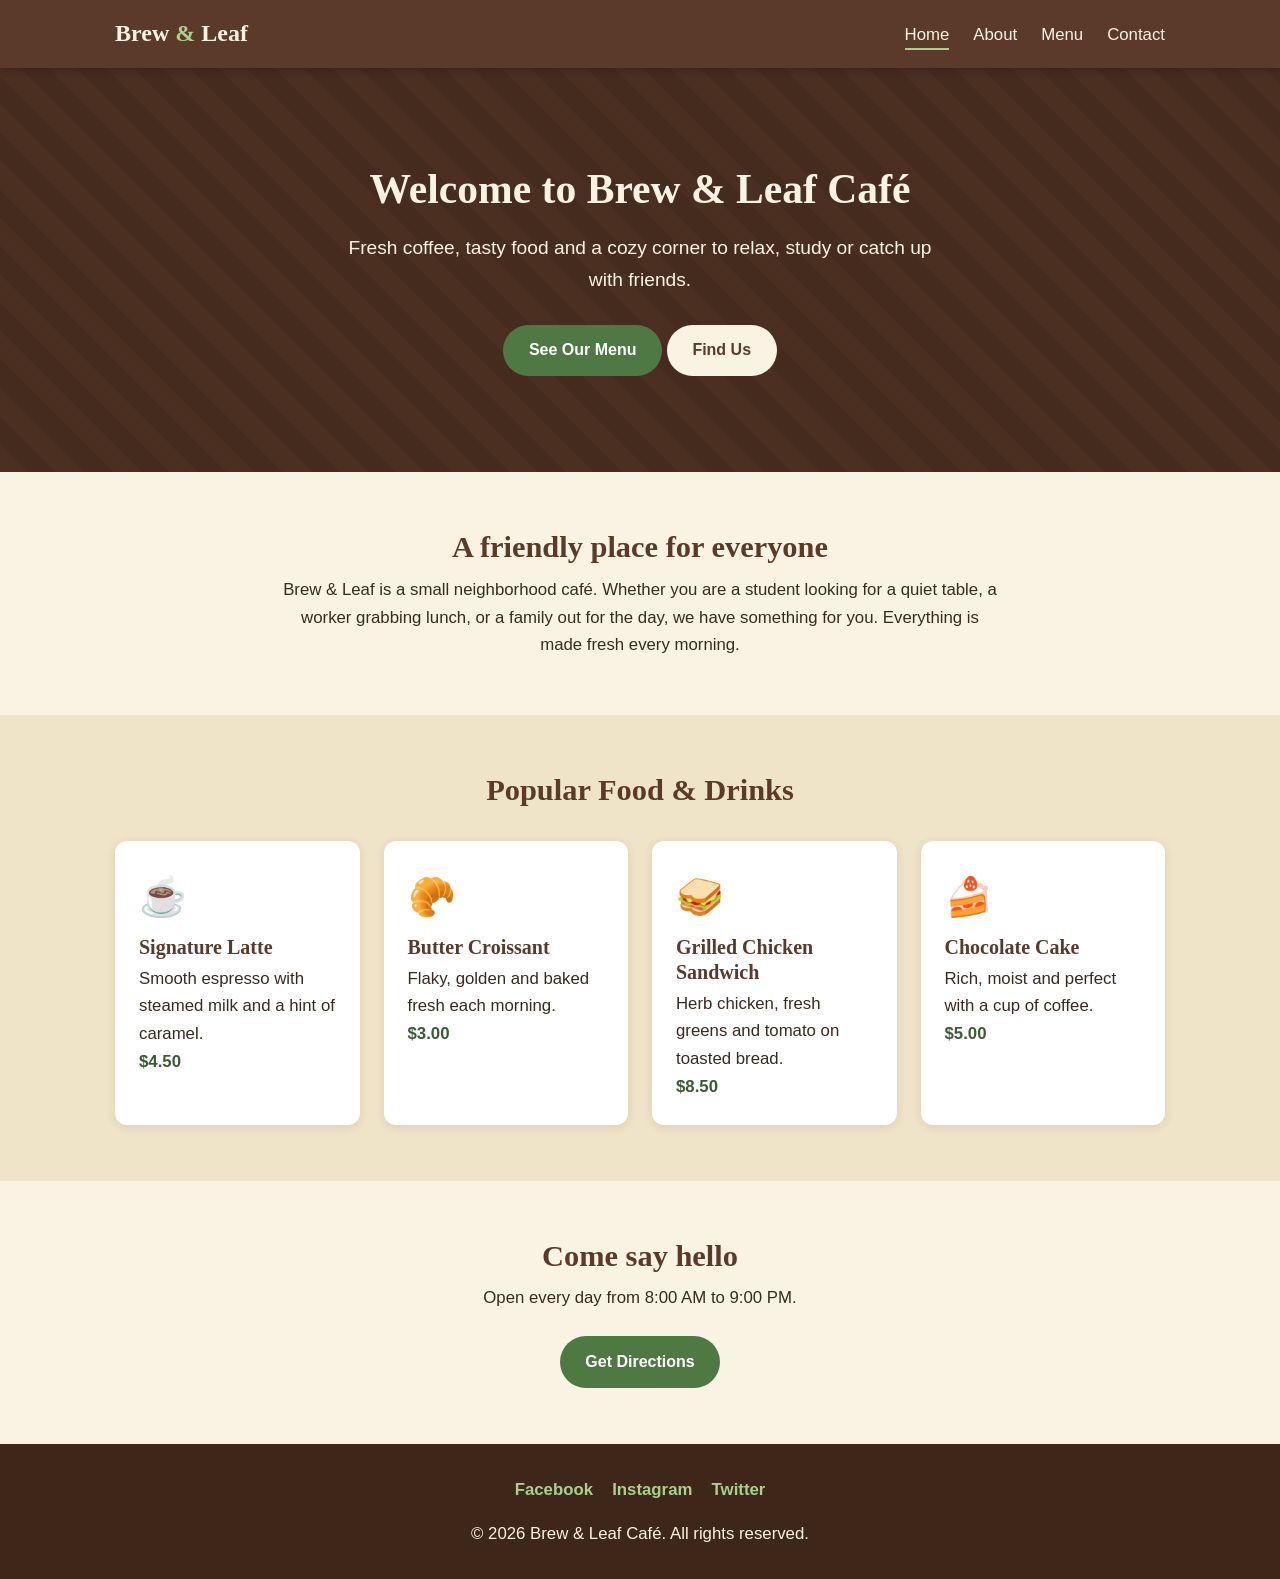
<file: index.html>
<!DOCTYPE html>
<html lang="en">
<head>
  <meta charset="UTF-8">
  <meta name="viewport" content="width=device-width, initial-scale=1.0">
  <title>Brew &amp; Leaf Café | Home</title>
  <meta name="description" content="Brew & Leaf Café - fresh coffee, hearty meals and a warm welcome.">
  <link rel="stylesheet" href="style.css">
</head>
<body>
  <header>
    <div class="container nav">
      <a href="index.html" class="logo">Brew <span>&amp;</span> Leaf</a>
      <button class="menu-toggle" aria-label="Toggle menu" aria-expanded="false">☰</button>
      <ul>
        <li><a href="index.html" class="active">Home</a></li>
        <li><a href="about.html">About</a></li>
        <li><a href="menu.html">Menu</a></li>
        <li><a href="contact.html">Contact</a></li>
      </ul>
    </div>
  </header>

  <main>
    <section class="hero">
      <div class="container">
        <h1>Welcome to Brew &amp; Leaf Café</h1>
        <p>Fresh coffee, tasty food and a cozy corner to relax, study or catch up with friends.</p>
        <a href="menu.html" class="btn">See Our Menu</a>
        <a href="contact.html" class="btn btn-light">Find Us</a>
      </div>
    </section>

    <section>
      <div class="container intro">
        <h2>A friendly place for everyone</h2>
        <p>Brew &amp; Leaf is a small neighborhood café. Whether you are a student looking for a quiet table, a worker grabbing lunch, or a family out for the day, we have something for you. Everything is made fresh every morning.</p>
      </div>
    </section>

    <section class="alt-bg">
      <div class="container">
        <h2 style="text-align:center">Popular Food &amp; Drinks</h2>
        <div class="grid">
          <article class="card">
            <div class="emoji">☕</div>
            <h3>Signature Latte</h3>
            <p>Smooth espresso with steamed milk and a hint of caramel.</p>
            <p class="price">$4.50</p>
          </article>
          <article class="card">
            <div class="emoji">🥐</div>
            <h3>Butter Croissant</h3>
            <p>Flaky, golden and baked fresh each morning.</p>
            <p class="price">$3.00</p>
          </article>
          <article class="card">
            <div class="emoji">🥪</div>
            <h3>Grilled Chicken Sandwich</h3>
            <p>Herb chicken, fresh greens and tomato on toasted bread.</p>
            <p class="price">$8.50</p>
          </article>
          <article class="card">
            <div class="emoji">🍰</div>
            <h3>Chocolate Cake</h3>
            <p>Rich, moist and perfect with a cup of coffee.</p>
            <p class="price">$5.00</p>
          </article>
        </div>
      </div>
    </section>

    <section style="text-align:center">
      <div class="container">
        <h2>Come say hello</h2>
        <p style="margin-bottom:1.5rem">Open every day from 8:00 AM to 9:00 PM.</p>
        <a href="contact.html" class="btn">Get Directions</a>
      </div>
    </section>
  </main>

  <footer>
    <div class="container">
      <div class="social">
        <a href="#" aria-label="Facebook">Facebook</a>
        <a href="#" aria-label="Instagram">Instagram</a>
        <a href="#" aria-label="Twitter">Twitter</a>
      </div>
      <p>&copy; <span id="year">2026</span> Brew &amp; Leaf Café. All rights reserved.</p>
    </div>
  </footer>
  <script src="script.js"></script>
</body>
</html>
</file>
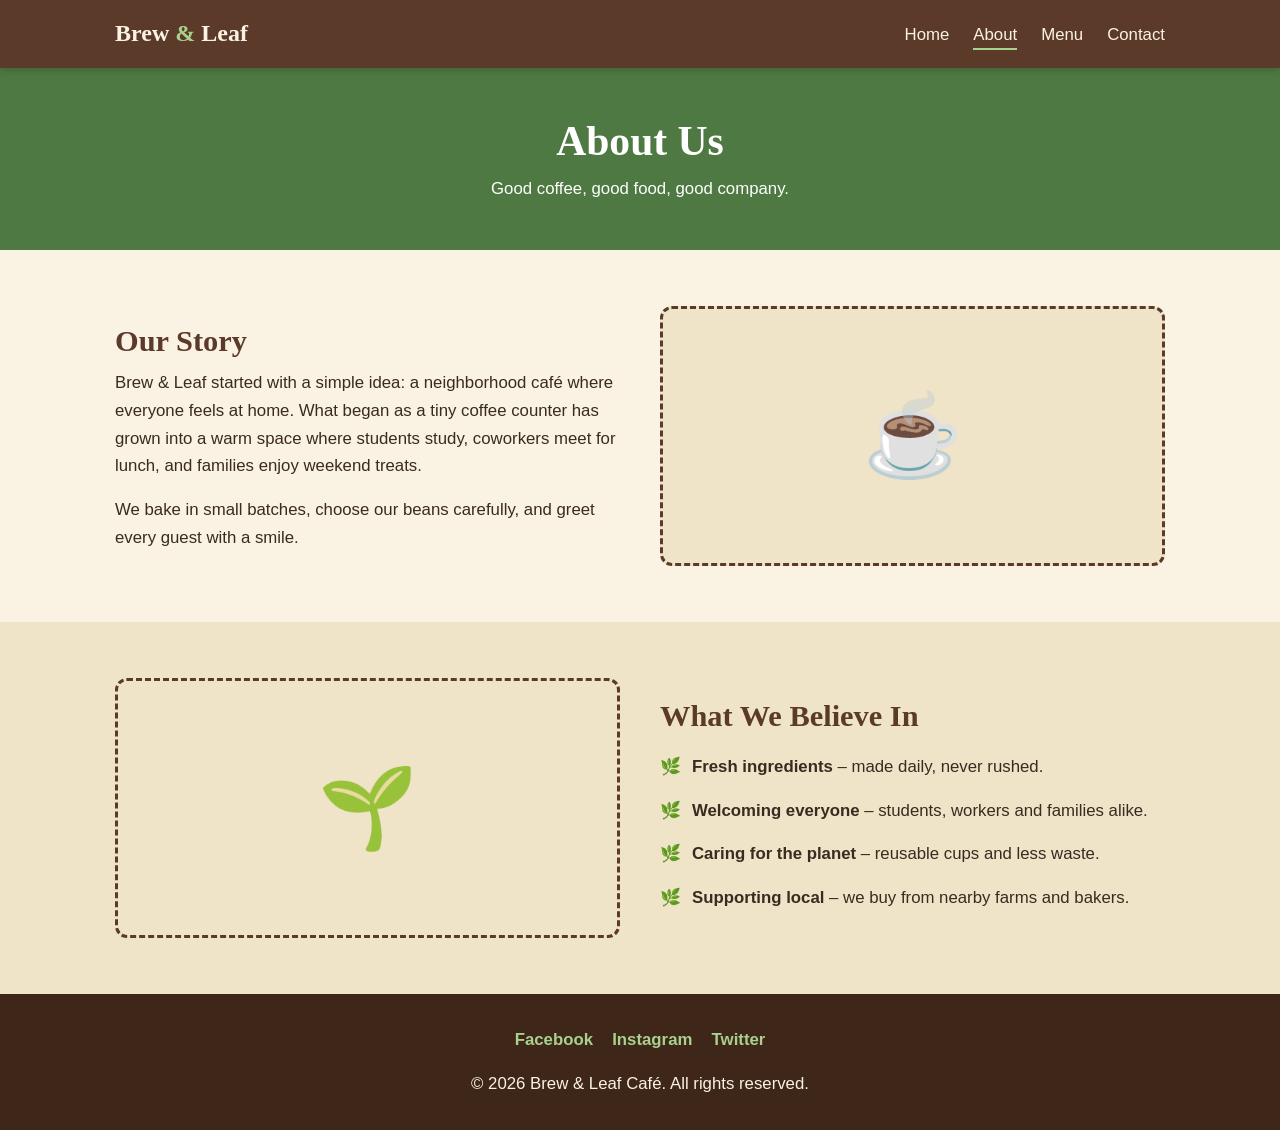
<file: about.html>
<!DOCTYPE html>
<html lang="en">
<head>
  <meta charset="UTF-8">
  <meta name="viewport" content="width=device-width, initial-scale=1.0">
  <title>Brew &amp; Leaf Café | About</title>
  <meta name="description" content="The story and values behind Brew & Leaf Café.">
  <link rel="stylesheet" href="style.css">
</head>
<body>
  <header>
    <div class="container nav">
      <a href="index.html" class="logo">Brew <span>&amp;</span> Leaf</a>
      <button class="menu-toggle" aria-label="Toggle menu" aria-expanded="false">☰</button>
      <ul>
        <li><a href="index.html">Home</a></li>
        <li><a href="about.html" class="active">About</a></li>
        <li><a href="menu.html">Menu</a></li>
        <li><a href="contact.html">Contact</a></li>
      </ul>
    </div>
  </header>

  <main>
    <div class="page-banner">
      <div class="container">
        <h1>About Us</h1>
        <p>Good coffee, good food, good company.</p>
      </div>
    </div>

    <section>
      <div class="container two-col">
        <div>
          <h2>Our Story</h2>
          <p>Brew &amp; Leaf started with a simple idea: a neighborhood café where everyone feels at home. What began as a tiny coffee counter has grown into a warm space where students study, coworkers meet for lunch, and families enjoy weekend treats.</p>
          <p style="margin-top:1rem">We bake in small batches, choose our beans carefully, and greet every guest with a smile.</p>
        </div>
        <div class="placeholder-img" role="img" aria-label="Coffee cup illustration">☕</div>
      </div>
    </section>

    <section class="alt-bg">
      <div class="container two-col">
        <div class="placeholder-img" role="img" aria-label="Leaf illustration">🌱</div>
        <div>
          <h2>What We Believe In</h2>
          <ul class="values">
            <li><strong>Fresh ingredients</strong> – made daily, never rushed.</li>
            <li><strong>Welcoming everyone</strong> – students, workers and families alike.</li>
            <li><strong>Caring for the planet</strong> – reusable cups and less waste.</li>
            <li><strong>Supporting local</strong> – we buy from nearby farms and bakers.</li>
          </ul>
        </div>
      </div>
    </section>
  </main>

  <footer>
    <div class="container">
      <div class="social">
        <a href="#" aria-label="Facebook">Facebook</a>
        <a href="#" aria-label="Instagram">Instagram</a>
        <a href="#" aria-label="Twitter">Twitter</a>
      </div>
      <p>&copy; <span id="year">2026</span> Brew &amp; Leaf Café. All rights reserved.</p>
    </div>
  </footer>
  <script src="script.js"></script>
</body>
</html>
</file>
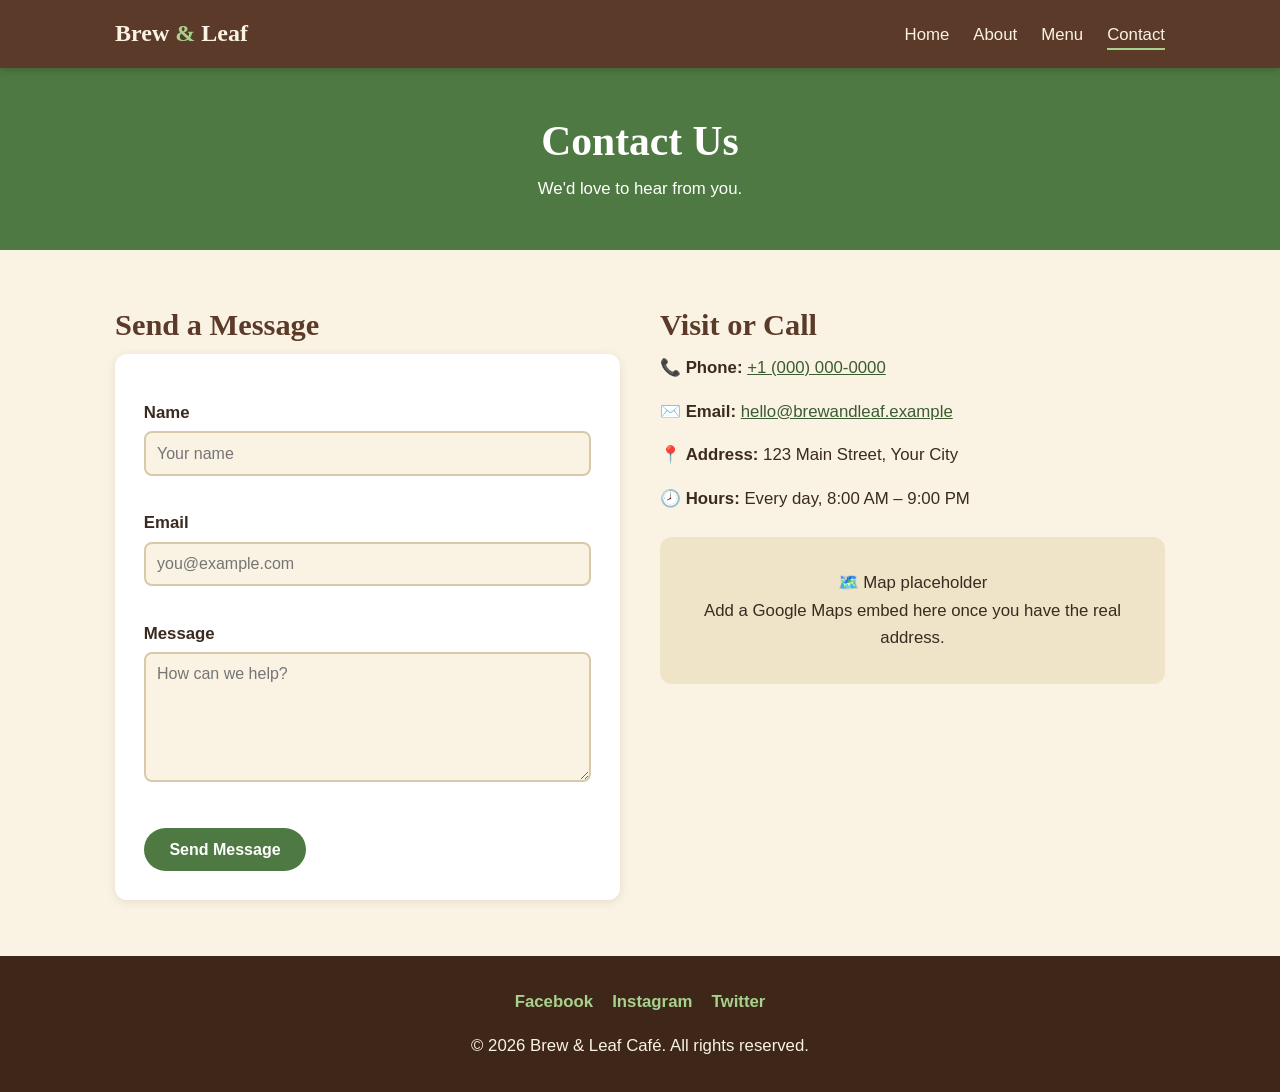
<file: contact.html>
<!DOCTYPE html>
<html lang="en">
<head>
  <meta charset="UTF-8">
  <meta name="viewport" content="width=device-width, initial-scale=1.0">
  <title>Brew &amp; Leaf Café | Contact</title>
  <meta name="description" content="Contact Brew & Leaf Café - phone, email, address and message form.">
  <link rel="stylesheet" href="style.css">
</head>
<body>
  <header>
    <div class="container nav">
      <a href="index.html" class="logo">Brew <span>&amp;</span> Leaf</a>
      <button class="menu-toggle" aria-label="Toggle menu" aria-expanded="false">☰</button>
      <ul>
        <li><a href="index.html">Home</a></li>
        <li><a href="about.html">About</a></li>
        <li><a href="menu.html">Menu</a></li>
        <li><a href="contact.html" class="active">Contact</a></li>
      </ul>
    </div>
  </header>

  <main>
    <div class="page-banner">
      <div class="container">
        <h1>Contact Us</h1>
        <p>We'd love to hear from you.</p>
      </div>
    </div>

    <section>
      <div class="container two-col" style="align-items:start">
        <div>
          <h2>Send a Message</h2>
          <form id="contact-form" novalidate>
            <label for="name">Name</label>
            <input type="text" id="name" name="name" placeholder="Your name">
            <div class="error" id="name-error"></div>

            <label for="email">Email</label>
            <input type="email" id="email" name="email" placeholder="you@example.com">
            <div class="error" id="email-error"></div>

            <label for="message">Message</label>
            <textarea id="message" name="message" placeholder="How can we help?"></textarea>
            <div class="error" id="message-error"></div>

            <button type="submit" class="btn">Send Message</button>
            <div class="success" id="success">Thank you! Your message has been sent. We'll reply soon.</div>
          </form>
        </div>

        <div>
          <h2>Visit or Call</h2>
          <ul class="info-list">
            <li>📞 <strong>Phone:</strong> <a href="tel:+10000000000">+1 (000) 000-0000</a></li>
            <li>✉️ <strong>Email:</strong> <a href="mailto:hello@brewandleaf.example">hello@brewandleaf.example</a></li>
            <li>📍 <strong>Address:</strong> 123 Main Street, Your City</li>
            <li>🕗 <strong>Hours:</strong> Every day, 8:00 AM – 9:00 PM</li>
          </ul>
          <div class="map-box">
            <p>🗺️ Map placeholder</p>
            <p>Add a Google Maps embed here once you have the real address.</p>
          </div>
        </div>
      </div>
    </section>
  </main>

  <footer>
    <div class="container">
      <div class="social">
        <a href="#" aria-label="Facebook">Facebook</a>
        <a href="#" aria-label="Instagram">Instagram</a>
        <a href="#" aria-label="Twitter">Twitter</a>
      </div>
      <p>&copy; <span id="year">2026</span> Brew &amp; Leaf Café. All rights reserved.</p>
    </div>
  </footer>
  <script src="script.js"></script>
</body>
</html>
</file>
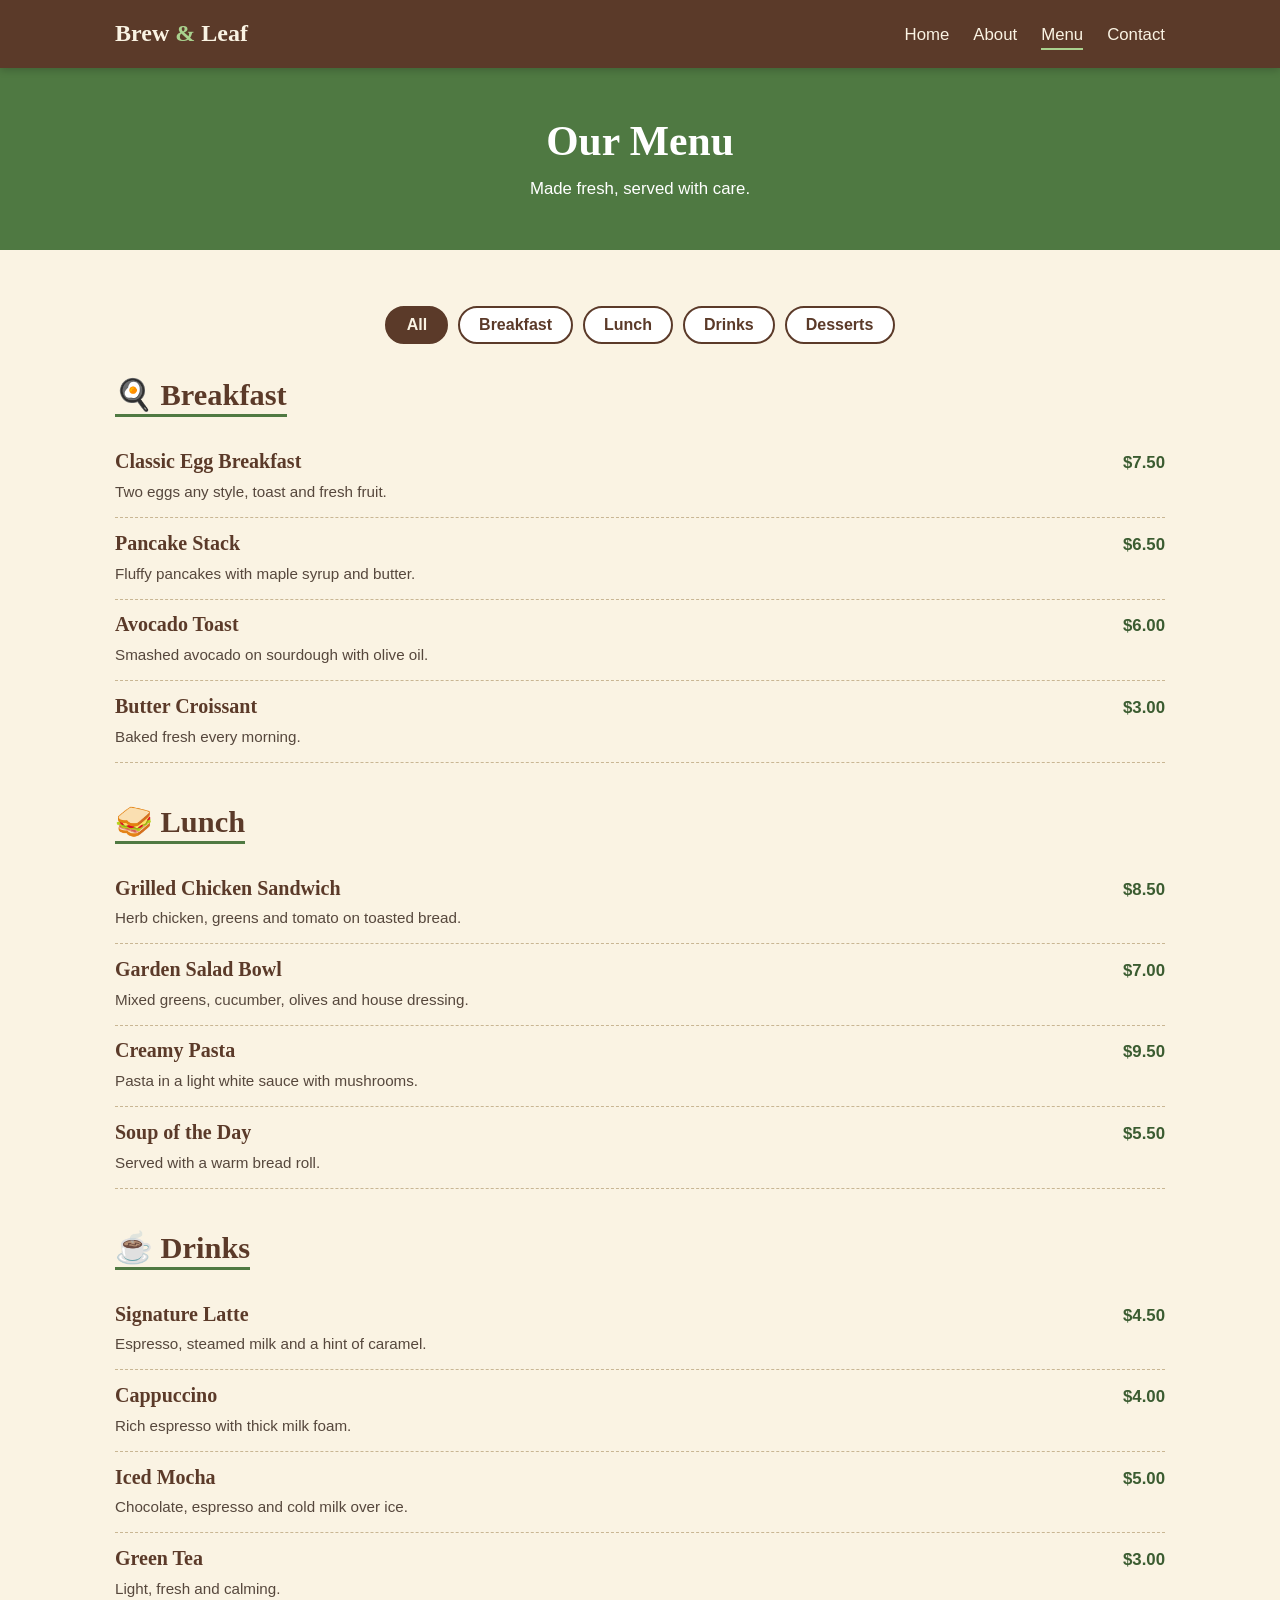
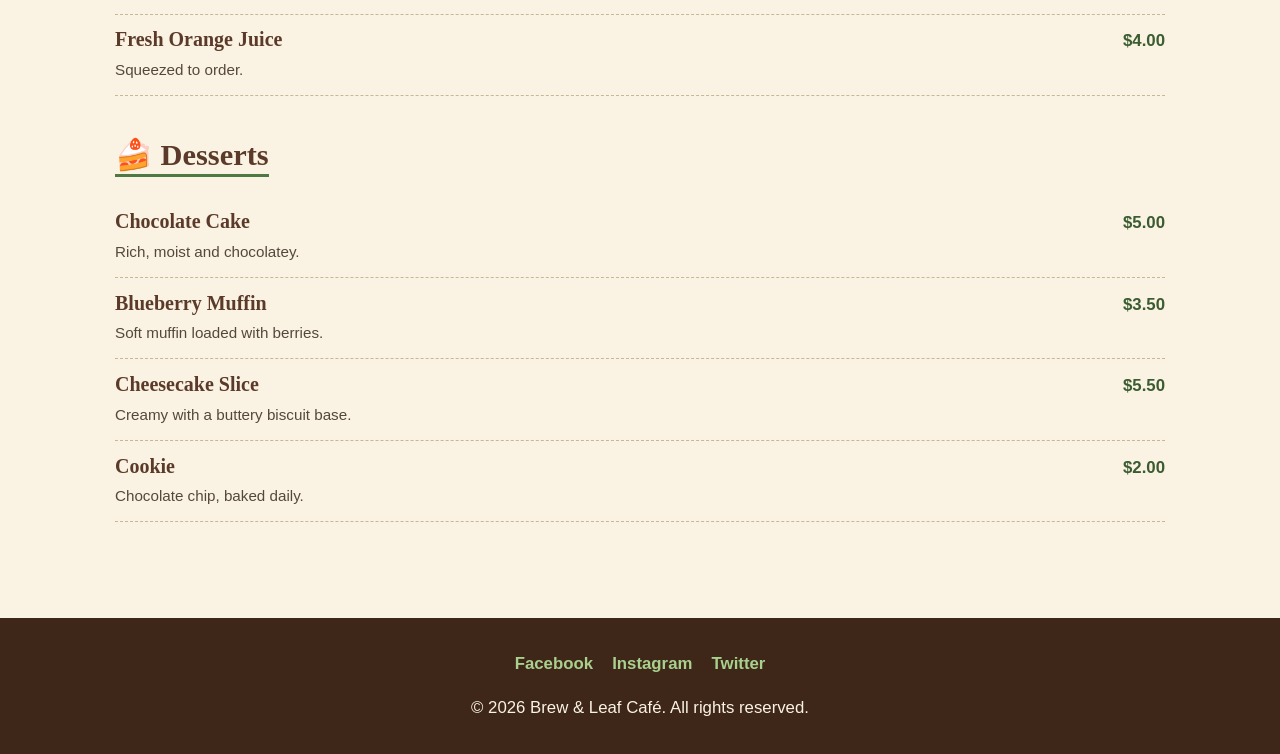
<file: menu.html>
<!DOCTYPE html>
<html lang="en">
<head>
  <meta charset="UTF-8">
  <meta name="viewport" content="width=device-width, initial-scale=1.0">
  <title>Brew &amp; Leaf Café | Menu</title>
  <meta name="description" content="Breakfast, lunch, drinks and desserts at Brew & Leaf Café.">
  <link rel="stylesheet" href="style.css">
</head>
<body>
  <header>
    <div class="container nav">
      <a href="index.html" class="logo">Brew <span>&amp;</span> Leaf</a>
      <button class="menu-toggle" aria-label="Toggle menu" aria-expanded="false">☰</button>
      <ul>
        <li><a href="index.html">Home</a></li>
        <li><a href="about.html">About</a></li>
        <li><a href="menu.html" class="active">Menu</a></li>
        <li><a href="contact.html">Contact</a></li>
      </ul>
    </div>
  </header>

  <main>
    <div class="page-banner">
      <div class="container">
        <h1>Our Menu</h1>
        <p>Made fresh, served with care.</p>
      </div>
    </div>

    <section>
      <div class="container">
        <div class="tabs">
          <button class="tab active" data-filter="all">All</button>
          <button class="tab" data-filter="breakfast">Breakfast</button>
          <button class="tab" data-filter="lunch">Lunch</button>
          <button class="tab" data-filter="drinks">Drinks</button>
          <button class="tab" data-filter="desserts">Desserts</button>
        </div>

        <div class="menu-section" data-category="breakfast">
          <h2>🍳 Breakfast</h2>
          <div class="menu-item"><div><h3>Classic Egg Breakfast</h3><p>Two eggs any style, toast and fresh fruit.</p></div><span class="price">$7.50</span></div>
          <div class="menu-item"><div><h3>Pancake Stack</h3><p>Fluffy pancakes with maple syrup and butter.</p></div><span class="price">$6.50</span></div>
          <div class="menu-item"><div><h3>Avocado Toast</h3><p>Smashed avocado on sourdough with olive oil.</p></div><span class="price">$6.00</span></div>
          <div class="menu-item"><div><h3>Butter Croissant</h3><p>Baked fresh every morning.</p></div><span class="price">$3.00</span></div>
        </div>

        <div class="menu-section" data-category="lunch">
          <h2>🥪 Lunch</h2>
          <div class="menu-item"><div><h3>Grilled Chicken Sandwich</h3><p>Herb chicken, greens and tomato on toasted bread.</p></div><span class="price">$8.50</span></div>
          <div class="menu-item"><div><h3>Garden Salad Bowl</h3><p>Mixed greens, cucumber, olives and house dressing.</p></div><span class="price">$7.00</span></div>
          <div class="menu-item"><div><h3>Creamy Pasta</h3><p>Pasta in a light white sauce with mushrooms.</p></div><span class="price">$9.50</span></div>
          <div class="menu-item"><div><h3>Soup of the Day</h3><p>Served with a warm bread roll.</p></div><span class="price">$5.50</span></div>
        </div>

        <div class="menu-section" data-category="drinks">
          <h2>☕ Drinks</h2>
          <div class="menu-item"><div><h3>Signature Latte</h3><p>Espresso, steamed milk and a hint of caramel.</p></div><span class="price">$4.50</span></div>
          <div class="menu-item"><div><h3>Cappuccino</h3><p>Rich espresso with thick milk foam.</p></div><span class="price">$4.00</span></div>
          <div class="menu-item"><div><h3>Iced Mocha</h3><p>Chocolate, espresso and cold milk over ice.</p></div><span class="price">$5.00</span></div>
          <div class="menu-item"><div><h3>Green Tea</h3><p>Light, fresh and calming.</p></div><span class="price">$3.00</span></div>
          <div class="menu-item"><div><h3>Fresh Orange Juice</h3><p>Squeezed to order.</p></div><span class="price">$4.00</span></div>
        </div>

        <div class="menu-section" data-category="desserts">
          <h2>🍰 Desserts</h2>
          <div class="menu-item"><div><h3>Chocolate Cake</h3><p>Rich, moist and chocolatey.</p></div><span class="price">$5.00</span></div>
          <div class="menu-item"><div><h3>Blueberry Muffin</h3><p>Soft muffin loaded with berries.</p></div><span class="price">$3.50</span></div>
          <div class="menu-item"><div><h3>Cheesecake Slice</h3><p>Creamy with a buttery biscuit base.</p></div><span class="price">$5.50</span></div>
          <div class="menu-item"><div><h3>Cookie</h3><p>Chocolate chip, baked daily.</p></div><span class="price">$2.00</span></div>
        </div>
      </div>
    </section>
  </main>

  <footer>
    <div class="container">
      <div class="social">
        <a href="#" aria-label="Facebook">Facebook</a>
        <a href="#" aria-label="Instagram">Instagram</a>
        <a href="#" aria-label="Twitter">Twitter</a>
      </div>
      <p>&copy; <span id="year">2026</span> Brew &amp; Leaf Café. All rights reserved.</p>
    </div>
  </footer>
  <script src="script.js"></script>
</body>
</html>
</file>
<file: style.css>
:root {
  --brown: #5b3a29;
  --brown-dark: #3e2619;
  --cream: #faf3e3;
  --cream-dark: #efe3c8;
  --green: #4f7942;
  --green-dark: #3b5c31;
  --text: #3a2a20;
  --radius: 12px;
}

* { box-sizing: border-box; margin: 0; padding: 0; }

html { scroll-behavior: smooth; }

body {
  font-family: "Segoe UI", Arial, sans-serif;
  background: var(--cream);
  color: var(--text);
  line-height: 1.65;
  font-size: 1.05rem;
}

h1, h2, h3 { font-family: Georgia, "Times New Roman", serif; color: var(--brown); line-height: 1.25; }
h1 { font-size: 2.6rem; }
h2 { font-size: 1.9rem; margin-bottom: 0.6rem; }
h3 { font-size: 1.25rem; margin-bottom: 0.3rem; }

a { color: var(--green-dark); }
img { max-width: 100%; display: block; }

.container { width: min(1050px, 92%); margin: 0 auto; }
section { padding: 3.5rem 0; }

/* Header and navigation */
header {
  background: var(--brown);
  position: sticky;
  top: 0;
  z-index: 10;
  box-shadow: 0 2px 8px rgba(0,0,0,0.2);
}
.nav { display: flex; align-items: center; justify-content: space-between; padding: 0.9rem 0; }
.logo { font-family: Georgia, serif; font-size: 1.5rem; color: var(--cream); text-decoration: none; font-weight: bold; }
.logo span { color: #a9d18e; }
.nav ul { list-style: none; display: flex; gap: 1.5rem; }
.nav ul a { color: var(--cream); text-decoration: none; padding: 0.3rem 0; border-bottom: 2px solid transparent; transition: border-color 0.2s; }
.nav ul a:hover, .nav ul a.active { border-bottom-color: #a9d18e; }
.menu-toggle { display: none; background: none; border: 2px solid var(--cream); color: var(--cream); font-size: 1.4rem; padding: 0.1rem 0.6rem; border-radius: 6px; cursor: pointer; }

/* Buttons */
.btn {
  display: inline-block;
  background: var(--green);
  color: #fff;
  padding: 0.8rem 1.6rem;
  border-radius: 999px;
  text-decoration: none;
  font-weight: 600;
  border: none;
  cursor: pointer;
  font-size: 1rem;
  transition: transform 0.2s, background 0.2s, box-shadow 0.2s;
}
.btn:hover { background: var(--green-dark); transform: translateY(-2px); box-shadow: 0 4px 10px rgba(0,0,0,0.2); }
.btn-light { background: var(--cream); color: var(--brown); }
.btn-light:hover { background: #fff; }

/* Hero */
.hero {
  background: linear-gradient(rgba(62,38,25,0.72), rgba(62,38,25,0.72)),
    repeating-linear-gradient(45deg, #6b4632 0 20px, #5b3a29 20px 40px);
  color: var(--cream);
  text-align: center;
  padding: 6rem 0;
}
.hero h1 { color: var(--cream); margin-bottom: 1rem; }
.hero p { max-width: 600px; margin: 0 auto 1.8rem; font-size: 1.2rem; }

.page-banner { background: var(--green); color: #fff; text-align: center; padding: 3rem 0; }
.page-banner h1 { color: #fff; }
.page-banner p { margin-top: 0.4rem; }

.intro { text-align: center; max-width: 720px; margin: 0 auto; }

/* Cards */
.grid { display: grid; grid-template-columns: repeat(auto-fit, minmax(240px, 1fr)); gap: 1.5rem; margin-top: 2rem; }
.card {
  background: #fff;
  border-radius: var(--radius);
  padding: 1.5rem;
  box-shadow: 0 2px 10px rgba(91,58,41,0.12);
  transition: transform 0.25s, box-shadow 0.25s;
}
.card:hover { transform: translateY(-5px); box-shadow: 0 8px 18px rgba(91,58,41,0.2); }
.card .emoji { font-size: 2.4rem; margin-bottom: 0.4rem; }
.price { color: var(--green-dark); font-weight: bold; }

.alt-bg { background: var(--cream-dark); }

/* Menu */
.tabs { display: flex; flex-wrap: wrap; gap: 0.6rem; justify-content: center; margin-bottom: 2rem; }
.tab {
  background: #fff; border: 2px solid var(--brown); color: var(--brown);
  padding: 0.5rem 1.2rem; border-radius: 999px; cursor: pointer; font-size: 1rem; font-weight: 600;
  transition: background 0.2s, color 0.2s;
}
.tab:hover, .tab.active { background: var(--brown); color: var(--cream); }
.menu-section { margin-bottom: 2.5rem; }
.menu-section > h2 { border-bottom: 3px solid var(--green); display: inline-block; margin-bottom: 1.2rem; }
.menu-item { display: flex; justify-content: space-between; gap: 1rem; padding: 0.8rem 0; border-bottom: 1px dashed #c9b693; }
.menu-item p { font-size: 0.95rem; opacity: 0.85; }
.menu-item .price { white-space: nowrap; }

/* About / contact layouts */
.two-col { display: grid; grid-template-columns: 1fr 1fr; gap: 2.5rem; align-items: center; }
.placeholder-img {
  background: var(--cream-dark); border: 3px dashed var(--brown); border-radius: var(--radius);
  min-height: 260px; display: flex; align-items: center; justify-content: center; font-size: 5rem;
}
.values { list-style: none; }
.values li { padding: 0.5rem 0 0.5rem 2rem; position: relative; }
.values li::before { content: "🌿"; position: absolute; left: 0; }

form { background: #fff; padding: 1.8rem; border-radius: var(--radius); box-shadow: 0 2px 10px rgba(91,58,41,0.12); }
label { display: block; font-weight: 600; margin: 1rem 0 0.3rem; }
input, textarea {
  width: 100%; padding: 0.7rem; border: 2px solid #d8c9a8; border-radius: 8px;
  font-family: inherit; font-size: 1rem; background: var(--cream);
}
input:focus, textarea:focus { outline: none; border-color: var(--green); }
textarea { min-height: 130px; resize: vertical; }
.error { color: #b3261e; font-size: 0.9rem; min-height: 1.1rem; }
.success { display: none; background: #e3f1dc; color: var(--green-dark); padding: 1rem; border-radius: 8px; margin-top: 1rem; font-weight: 600; }
form .btn { margin-top: 1.2rem; }
.info-list { list-style: none; }
.info-list li { margin-bottom: 1rem; }
.map-box { margin-top: 1.5rem; background: var(--cream-dark); border-radius: var(--radius); padding: 2rem; text-align: center; }

/* Footer */
footer { background: var(--brown-dark); color: var(--cream); text-align: center; padding: 2rem 0; }
footer .social { display: flex; gap: 1.2rem; justify-content: center; margin-bottom: 1rem; flex-wrap: wrap; }
footer a { color: #a9d18e; text-decoration: none; font-weight: 600; }
footer a:hover { text-decoration: underline; }

/* Phones */
@media (max-width: 760px) {
  h1 { font-size: 2rem; }
  .menu-toggle { display: block; }
  .nav ul {
    display: none; flex-direction: column; gap: 0;
    position: absolute; top: 100%; left: 0; right: 0; background: var(--brown); padding: 0.5rem 4%;
  }
  .nav ul.open { display: flex; }
  .nav ul a { display: block; padding: 0.8rem 0; }
  .two-col { grid-template-columns: 1fr; }
  .hero { padding: 4rem 0; }
}
</file>
